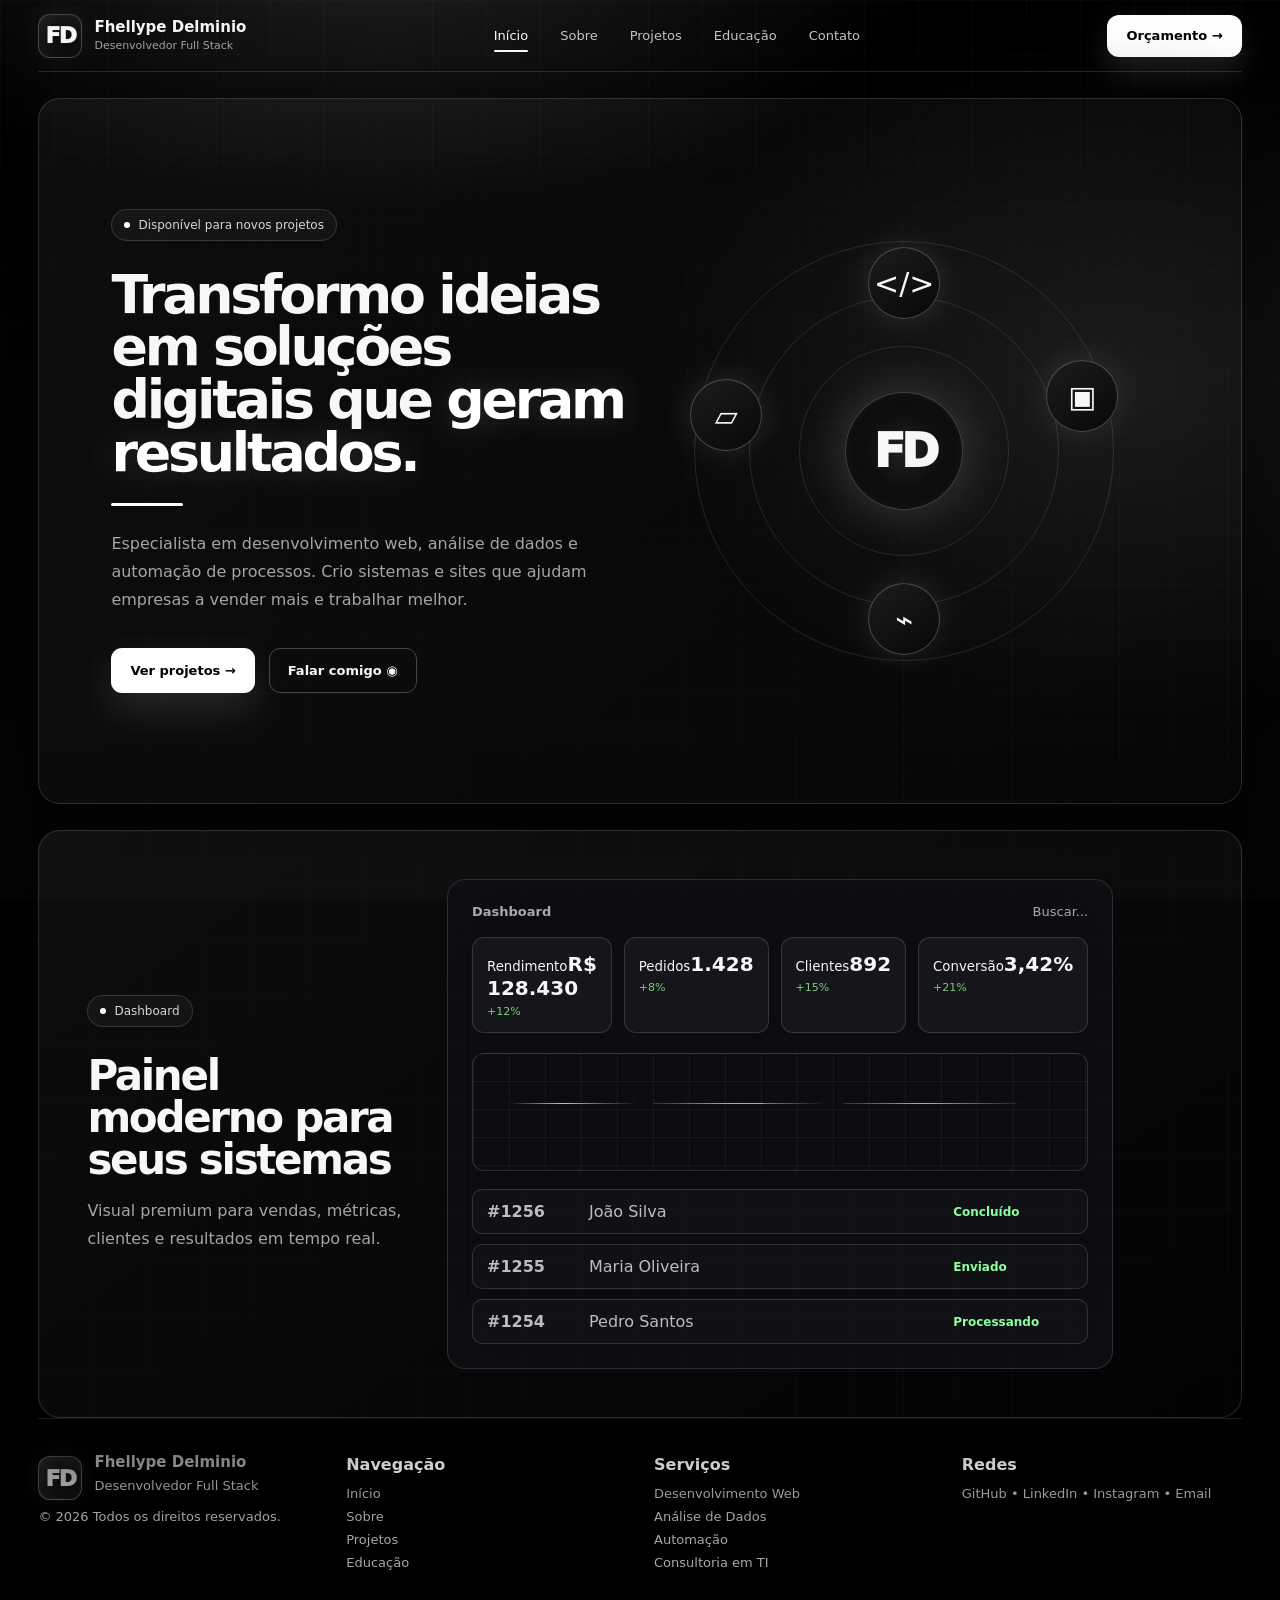
<file: index.html>
<!DOCTYPE html><html lang="pt-br"><head><meta charset="UTF-8"><meta name="viewport" content="width=device-width,initial-scale=1.0"><title>Fhellype Delminio • Portfólio</title><link rel="stylesheet" href="style.css"><script defer src="app.js"></script></head><body><div class="wrap"><header class="topbar"><a class="brand" href="index.html"><div class="logo">FD</div><div><h1>Fhellype Delminio</h1><p>Desenvolvedor Full Stack</p></div></a><nav class="nav"><a class="active" href="index.html">Início</a><a href="sobre.html">Sobre</a><a href="projetos.html">Projetos</a><a href="educacao.html">Educação</a><a href="contato.html">Contato</a></nav><a class="budget" href="contato.html">Orçamento →</a></header>
<main class="home-only">
  <section class="home-hero tile-clean">
    <div class="hero-copy"><span class="eyebrow">Disponível para novos projetos</span><h2 class="hero-title">Transformo ideias em soluções digitais que <b>geram resultados.</b></h2><div class="line-mini"></div><p class="p">Especialista em desenvolvimento web, análise de dados e automação de processos. Crio sistemas e sites que ajudam empresas a vender mais e trabalhar melhor.</p><div class="actions"><a class="btn primary" href="projetos.html">Ver projetos →</a><a class="btn" href="contato.html">Falar comigo ◉</a></div></div>
    <div class="orbit"><div class="ring r1"></div><div class="ring r2"></div><div class="ring r3"></div><div class="orbit-center">FD</div><div class="bubble b1">&lt;/&gt;</div><div class="bubble b2">▣</div><div class="bubble b3">▱</div><div class="bubble b4">⌁</div></div>
  </section>
  <section class="dashboard-section tile-clean"><div class="dash-title"><span class="eyebrow">Dashboard</span><h2>Painel moderno para seus sistemas</h2><p class="p">Visual premium para vendas, métricas, clientes e resultados em tempo real.</p></div><div class="dash-ui"><div class="dash-top"><b>Dashboard</b><span>Buscar...</span></div><div class="dash-cards"><div class="dash-card"><small>Rendimento</small><strong>R$ 128.430</strong><span>+12%</span></div><div class="dash-card"><small>Pedidos</small><strong>1.428</strong><span>+8%</span></div><div class="dash-card"><small>Clientes</small><strong>892</strong><span>+15%</span></div><div class="dash-card"><small>Conversão</small><strong>3,42%</strong><span>+21%</span></div></div><div class="chart"></div><div class="orders"><div><b>#1256</b><span>João Silva</span><strong>Concluído</strong></div><div><b>#1255</b><span>Maria Oliveira</span><strong>Enviado</strong></div><div><b>#1254</b><span>Pedro Santos</span><strong>Processando</strong></div></div></div></section>
</main>
<footer class="footer"><div><div class="brand"><div class="logo">FD</div><div><h1>Fhellype Delminio</h1><p>Desenvolvedor Full Stack</p></div></div><p>© <span data-year></span> Todos os direitos reservados.</p></div><div><h4>Navegação</h4><a href="index.html">Início</a><a href="sobre.html">Sobre</a><a href="projetos.html">Projetos</a><a href="educacao.html">Educação</a></div><div><h4>Serviços</h4><p>Desenvolvimento Web</p><p>Análise de Dados</p><p>Automação</p><p>Consultoria em TI</p></div><div><h4>Redes</h4><p>GitHub • LinkedIn • Instagram • Email</p></div></footer></div></body></html>
</file>
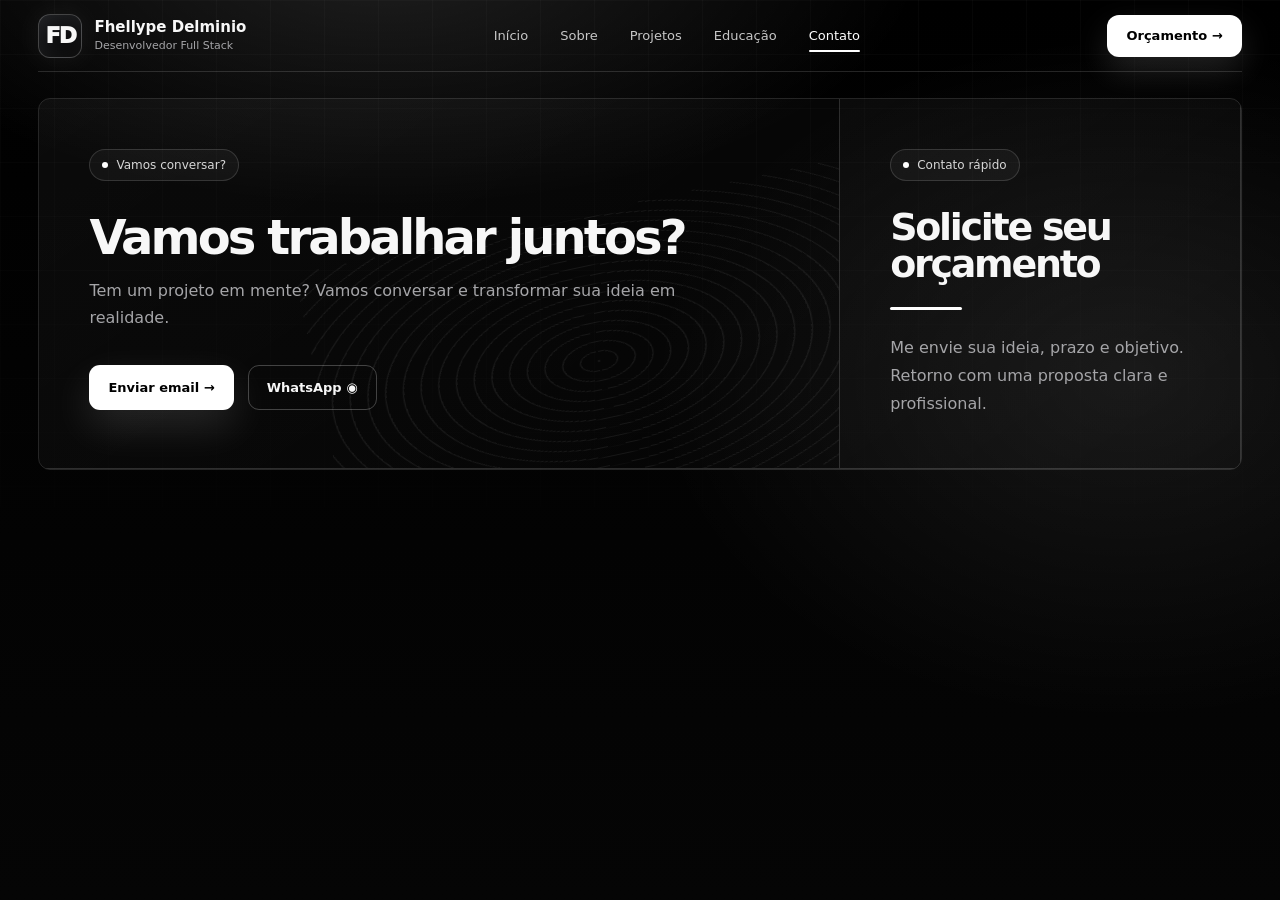
<file: contato.html>
<!DOCTYPE html><html lang="pt-br"><head><meta charset="UTF-8"><meta name="viewport" content="width=device-width,initial-scale=1.0"><title>Contato • Fhellype Delminio</title><link rel="stylesheet" href="style.css"><script defer src="app.js"></script></head><body><div class="wrap"><header class="topbar"><a class="brand" href="index.html"><div class="logo">FD</div><div><h1>Fhellype Delminio</h1><p>Desenvolvedor Full Stack</p></div></a><nav class="nav"><a href="index.html">Início</a><a href="sobre.html">Sobre</a><a href="projetos.html">Projetos</a><a href="educacao.html">Educação</a><a href="contato.html">Contato</a></nav><a class="budget" href="contato.html">Orçamento →</a></header><main class="grid-home"><section class="tile wave" style="grid-column:span 2"><span class="eyebrow">Vamos conversar?</span><h1 class="page-title">Vamos trabalhar juntos?</h1><p class="page-sub">Tem um projeto em mente? Vamos conversar e transformar sua ideia em realidade.</p><div class="actions"><a class="btn primary" href="mailto:fvrppcjdjq@privaterelay.appleid.com">Enviar email →</a><a class="btn" href="https://wa.me/5565999999999" target="_blank">WhatsApp ◉</a></div></section><section class="tile"><span class="eyebrow">Contato rápido</span><h2 class="hero-title" style="font-size:38px">Solicite seu orçamento</h2><div class="line-mini"></div><p class="p">Me envie sua ideia, prazo e objetivo. Retorno com uma proposta clara e profissional.</p></section></main></div></body></html>
</file>
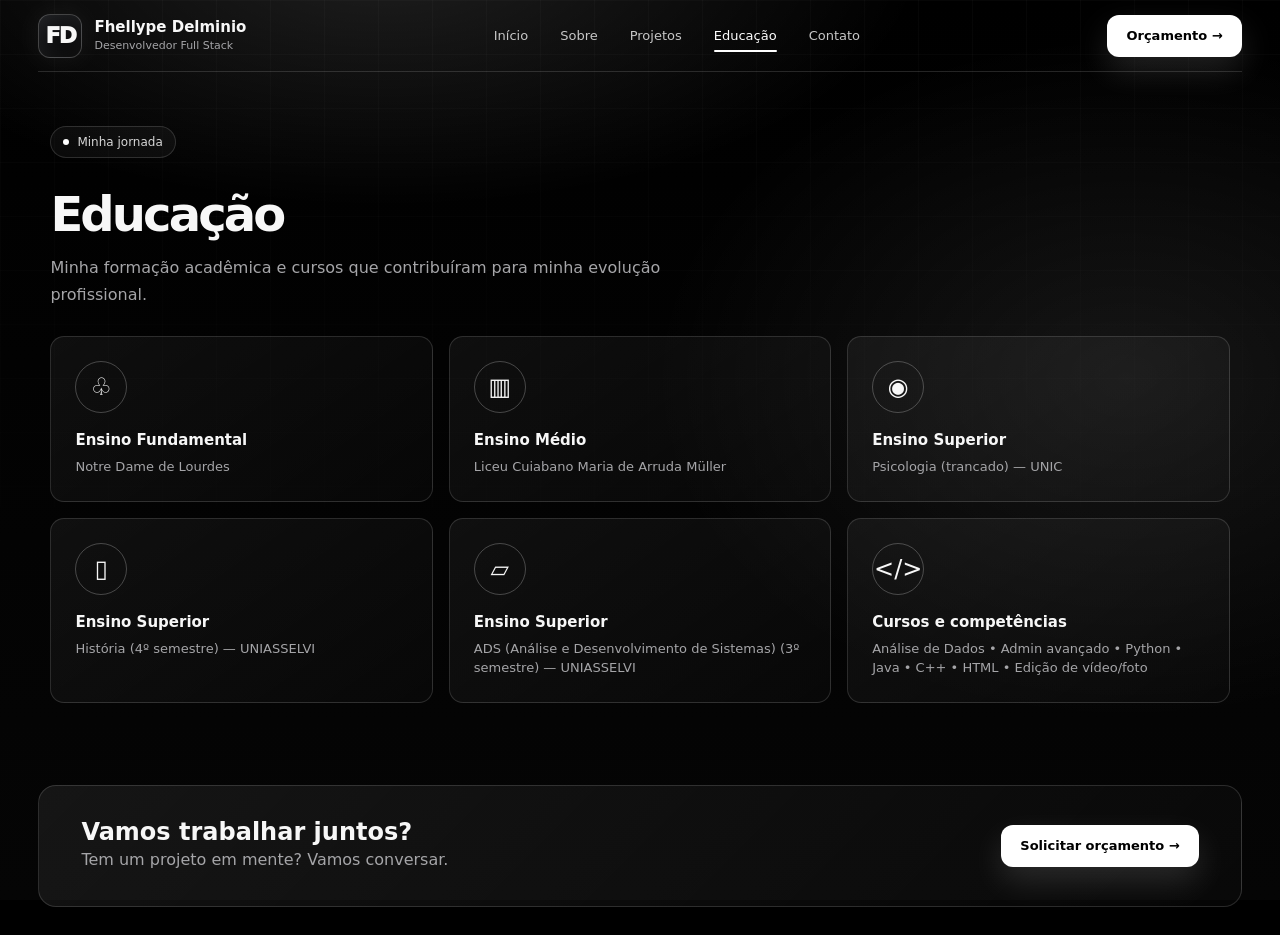
<file: educacao.html>
<!DOCTYPE html><html lang="pt-br"><head><meta charset="UTF-8"><meta name="viewport" content="width=device-width,initial-scale=1.0"><title>Educação • Fhellype Delminio</title><link rel="stylesheet" href="style.css"><script defer src="app.js"></script></head><body><div class="wrap"><header class="topbar"><a class="brand" href="index.html"><div class="logo">FD</div><div><h1>Fhellype Delminio</h1><p>Desenvolvedor Full Stack</p></div></a><nav class="nav"><a href="index.html">Início</a><a href="sobre.html">Sobre</a><a href="projetos.html">Projetos</a><a href="educacao.html">Educação</a><a href="contato.html">Contato</a></nav><a class="budget" href="contato.html">Orçamento →</a></header><main class="page-main"><small class="eyebrow">Minha jornada</small><h1 class="page-title">Educação</h1><p class="page-sub">Minha formação acadêmica e cursos que contribuíram para minha evolução profissional.</p><div class="edu-grid"><div class="edu-card"><div class="icon">♧</div><h3>Ensino Fundamental</h3><p>Notre Dame de Lourdes</p></div><div class="edu-card"><div class="icon">▥</div><h3>Ensino Médio</h3><p>Liceu Cuiabano Maria de Arruda Müller</p></div><div class="edu-card"><div class="icon">◉</div><h3>Ensino Superior</h3><p>Psicologia (trancado) — UNIC</p></div><div class="edu-card"><div class="icon">▯</div><h3>Ensino Superior</h3><p>História (4º semestre) — UNIASSELVI</p></div><div class="edu-card"><div class="icon">▱</div><h3>Ensino Superior</h3><p>ADS (Análise e Desenvolvimento de Sistemas) (3º semestre) — UNIASSELVI</p></div><div class="edu-card"><div class="icon">&lt;/&gt;</div><h3>Cursos e competências</h3><p>Análise de Dados • Admin avançado • Python • Java • C++ • HTML • Edição de vídeo/foto</p></div></div></main><section class="cta-full"><div><h2>Vamos trabalhar juntos?</h2><p class="p">Tem um projeto em mente? Vamos conversar.</p></div><a class="budget" href="contato.html">Solicitar orçamento →</a></section></div></body></html>
</file>
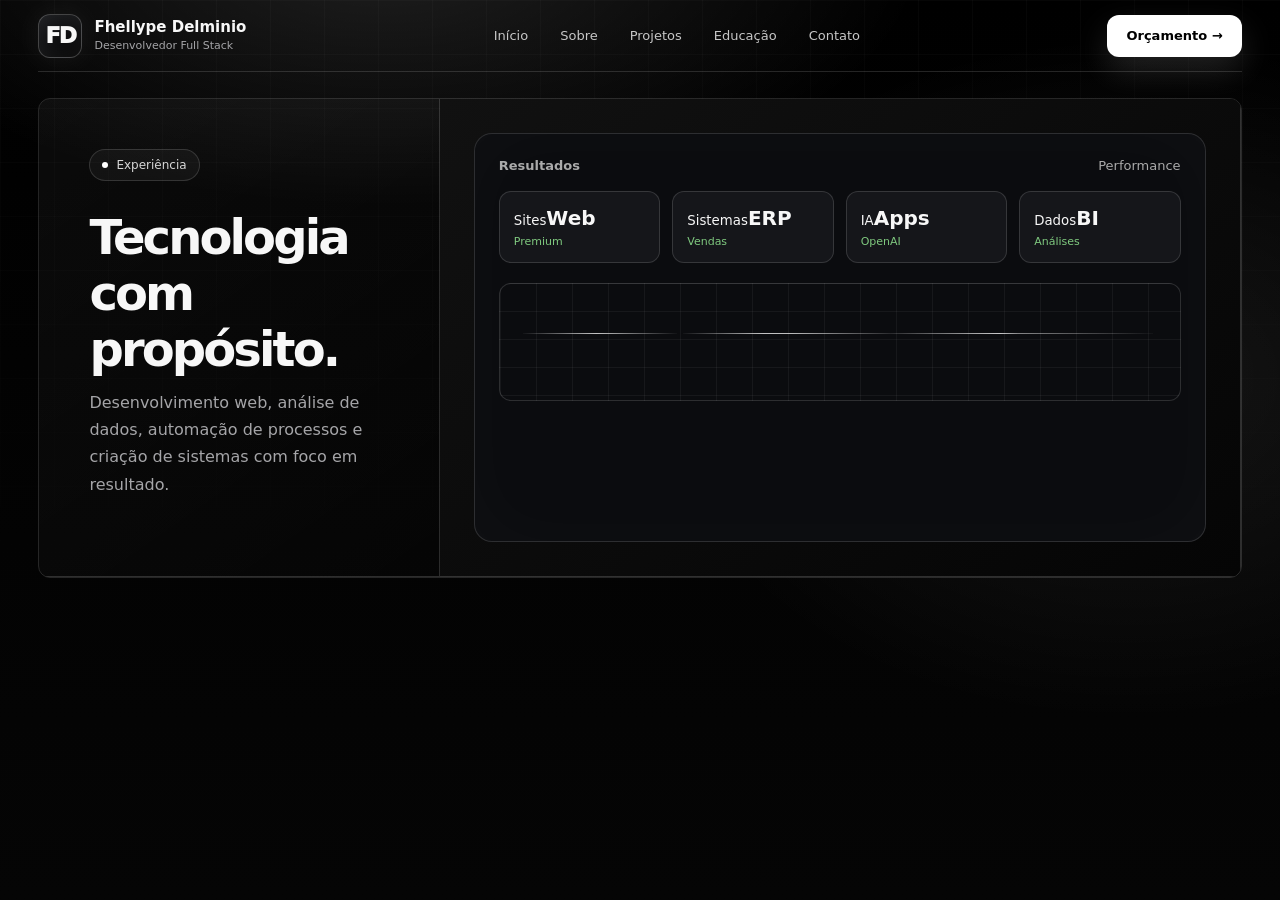
<file: experiencia.html>
<!DOCTYPE html><html lang="pt-br"><head><meta charset="UTF-8"><meta name="viewport" content="width=device-width,initial-scale=1.0"><title>Experiência • Fhellype Delminio</title><link rel="stylesheet" href="style.css"><script defer src="app.js"></script></head><body><div class="wrap"><header class="topbar"><a class="brand" href="index.html"><div class="logo">FD</div><div><h1>Fhellype Delminio</h1><p>Desenvolvedor Full Stack</p></div></a><nav class="nav"><a href="index.html">Início</a><a href="sobre.html">Sobre</a><a href="projetos.html">Projetos</a><a href="educacao.html">Educação</a><a href="contato.html">Contato</a></nav><a class="budget" href="contato.html">Orçamento →</a></header><main class="grid-home"><section class="tile"><span class="eyebrow">Experiência</span><h1 class="page-title">Tecnologia com propósito.</h1><p class="page-sub">Desenvolvimento web, análise de dados, automação de processos e criação de sistemas com foco em resultado.</p></section><section class="tile dash" style="grid-column:span 2"><div class="dash-ui"><div class="dash-top"><b>Resultados</b><span>Performance</span></div><div class="dash-cards"><div class="dash-card"><small>Sites</small><strong>Web</strong><span>Premium</span></div><div class="dash-card"><small>Sistemas</small><strong>ERP</strong><span>Vendas</span></div><div class="dash-card"><small>IA</small><strong>Apps</strong><span>OpenAI</span></div><div class="dash-card"><small>Dados</small><strong>BI</strong><span>Análises</span></div></div><div class="chart"></div></div></section></main></div></body></html>
</file>
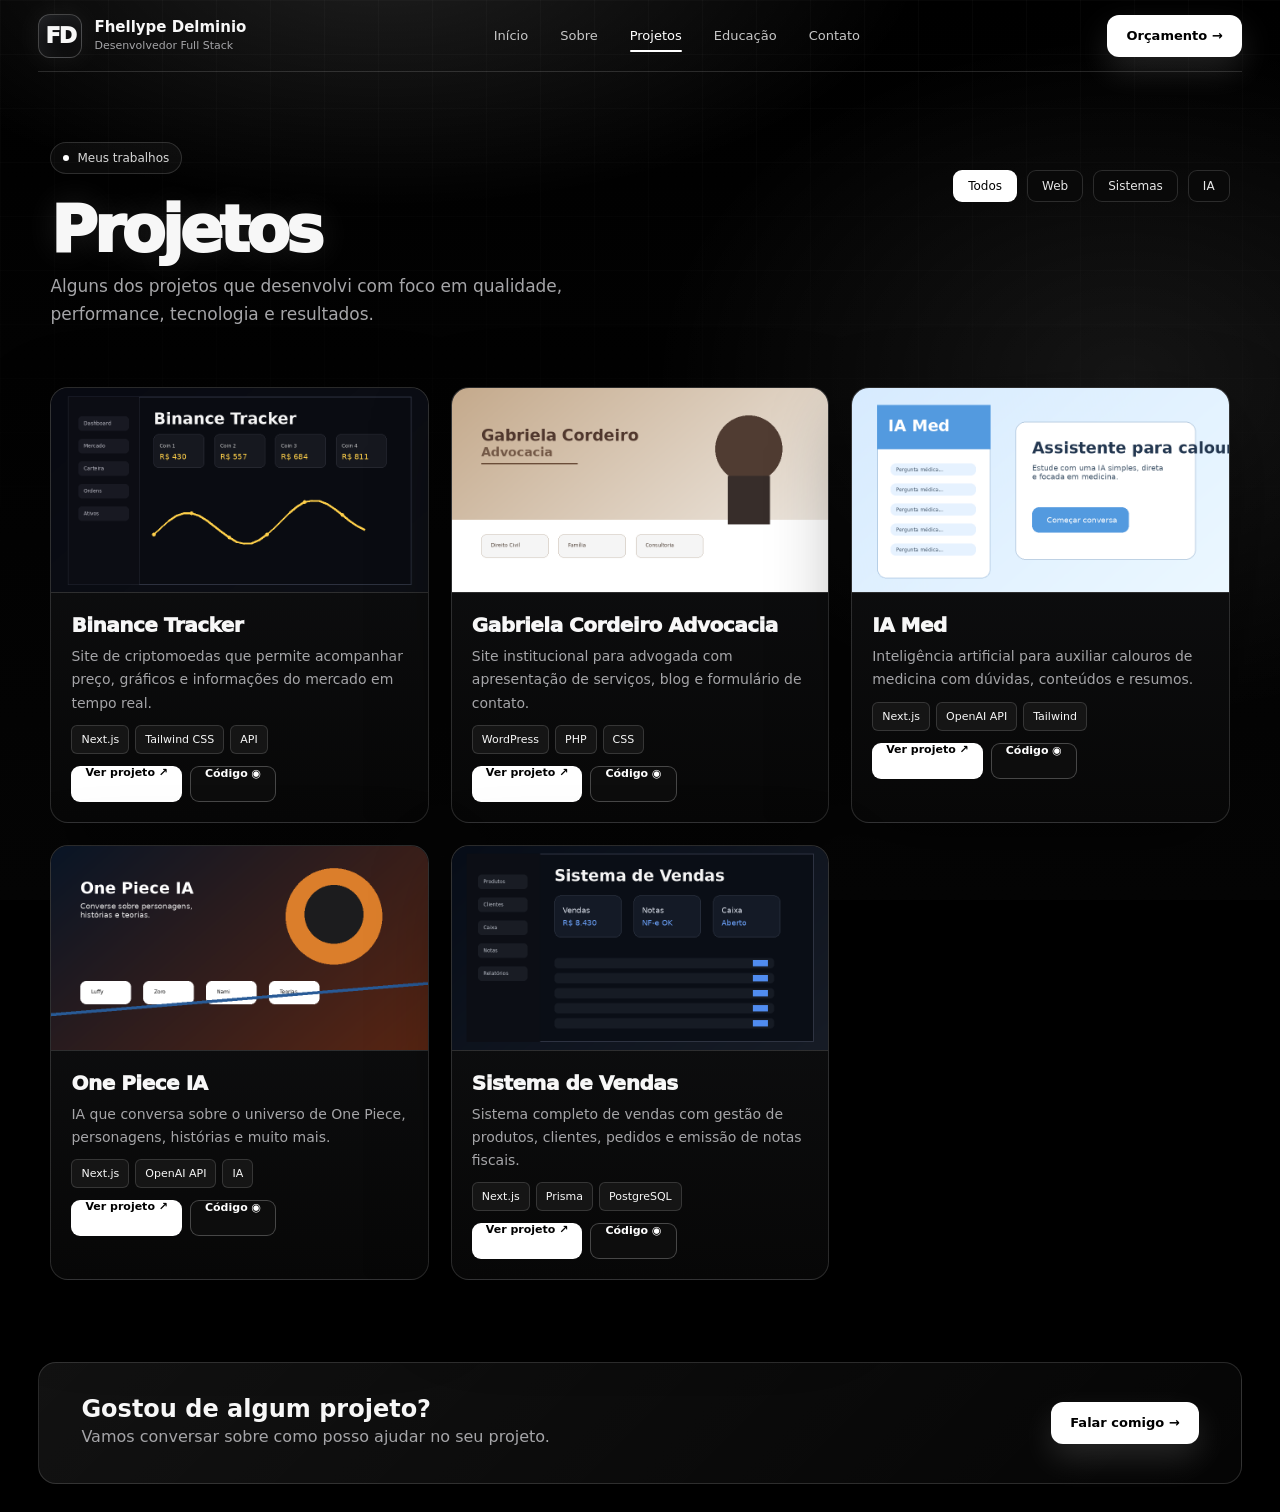
<file: projetos.html>
<!DOCTYPE html><html lang="pt-br"><head><meta charset="UTF-8"><meta name="viewport" content="width=device-width,initial-scale=1.0"><title>Projetos • Fhellype Delminio</title><link rel="stylesheet" href="style.css"><script defer src="app.js"></script></head><body><div class="wrap"><header class="topbar"><a class="brand" href="index.html"><div class="logo">FD</div><div><h1>Fhellype Delminio</h1><p>Desenvolvedor Full Stack</p></div></a><nav class="nav"><a href="index.html">Início</a><a href="sobre.html">Sobre</a><a class="active" href="projetos.html">Projetos</a><a href="educacao.html">Educação</a><a href="contato.html">Contato</a></nav><a class="budget" href="contato.html">Orçamento →</a></header><main class="page-main projects-page"><div class="project-heading"><div><small class="eyebrow">Meus trabalhos</small><h1 class="page-title">Projetos</h1><p class="page-sub">Alguns dos projetos que desenvolvi com foco em qualidade, performance, tecnologia e resultados.</p></div><div class="filter"><span class="pill active">Todos</span><span class="pill">Web</span><span class="pill">Sistemas</span><span class="pill">IA</span></div></div><div class="project-grid full-projects">
<article class="project-card"><img class="project-img" src="assets/binance.png" alt="Binance Tracker"><div class="project-body"><h3>Binance Tracker</h3><p>Site de criptomoedas que permite acompanhar preço, gráficos e informações do mercado em tempo real.</p><div class="tags"><span>Next.js</span><span>Tailwind CSS</span><span>API</span></div><div class="project-actions"><a class="mini-btn" target="_blank" href="https://binance-beryl.vercel.app/">Ver projeto ↗</a><a class="mini-btn dark">Código ◉</a></div></div></article>
<article class="project-card"><img class="project-img" src="assets/advocacia.png" alt="Gabriela Cordeiro Advocacia"><div class="project-body"><h3>Gabriela Cordeiro Advocacia</h3><p>Site institucional para advogada com apresentação de serviços, blog e formulário de contato.</p><div class="tags"><span>WordPress</span><span>PHP</span><span>CSS</span></div><div class="project-actions"><a class="mini-btn" target="_blank" href="https://gabrielacordeiroadvocacia.com.br/">Ver projeto ↗</a><a class="mini-btn dark">Código ◉</a></div></div></article>
<article class="project-card"><img class="project-img" src="assets/iamed.png" alt="IA Med"><div class="project-body"><h3>IA Med</h3><p>Inteligência artificial para auxiliar calouros de medicina com dúvidas, conteúdos e resumos.</p><div class="tags"><span>Next.js</span><span>OpenAI API</span><span>Tailwind</span></div><div class="project-actions"><a class="mini-btn" target="_blank" href="https://ia-med.vercel.app/">Ver projeto ↗</a><a class="mini-btn dark">Código ◉</a></div></div></article>
<article class="project-card"><img class="project-img" src="assets/onepiece.png" alt="One Piece IA"><div class="project-body"><h3>One Piece IA</h3><p>IA que conversa sobre o universo de One Piece, personagens, histórias e muito mais.</p><div class="tags"><span>Next.js</span><span>OpenAI API</span><span>IA</span></div><div class="project-actions"><a class="mini-btn" target="_blank" href="https://one-piece-ia.vercel.app/">Ver projeto ↗</a><a class="mini-btn dark">Código ◉</a></div></div></article>
<article class="project-card"><img class="project-img" src="assets/vendas.png" alt="Sistema de Vendas"><div class="project-body"><h3>Sistema de Vendas</h3><p>Sistema completo de vendas com gestão de produtos, clientes, pedidos e emissão de notas fiscais.</p><div class="tags"><span>Next.js</span><span>Prisma</span><span>PostgreSQL</span></div><div class="project-actions"><a class="mini-btn" target="_blank" href="https://sistema-vendas-coral.vercel.app/">Ver projeto ↗</a><a class="mini-btn dark">Código ◉</a></div></div></article>
</div></main><section class="cta-full"><div><h2>Gostou de algum projeto?</h2><p class="p">Vamos conversar sobre como posso ajudar no seu projeto.</p></div><a class="budget" href="contato.html">Falar comigo →</a></section></div></body></html>
</file>
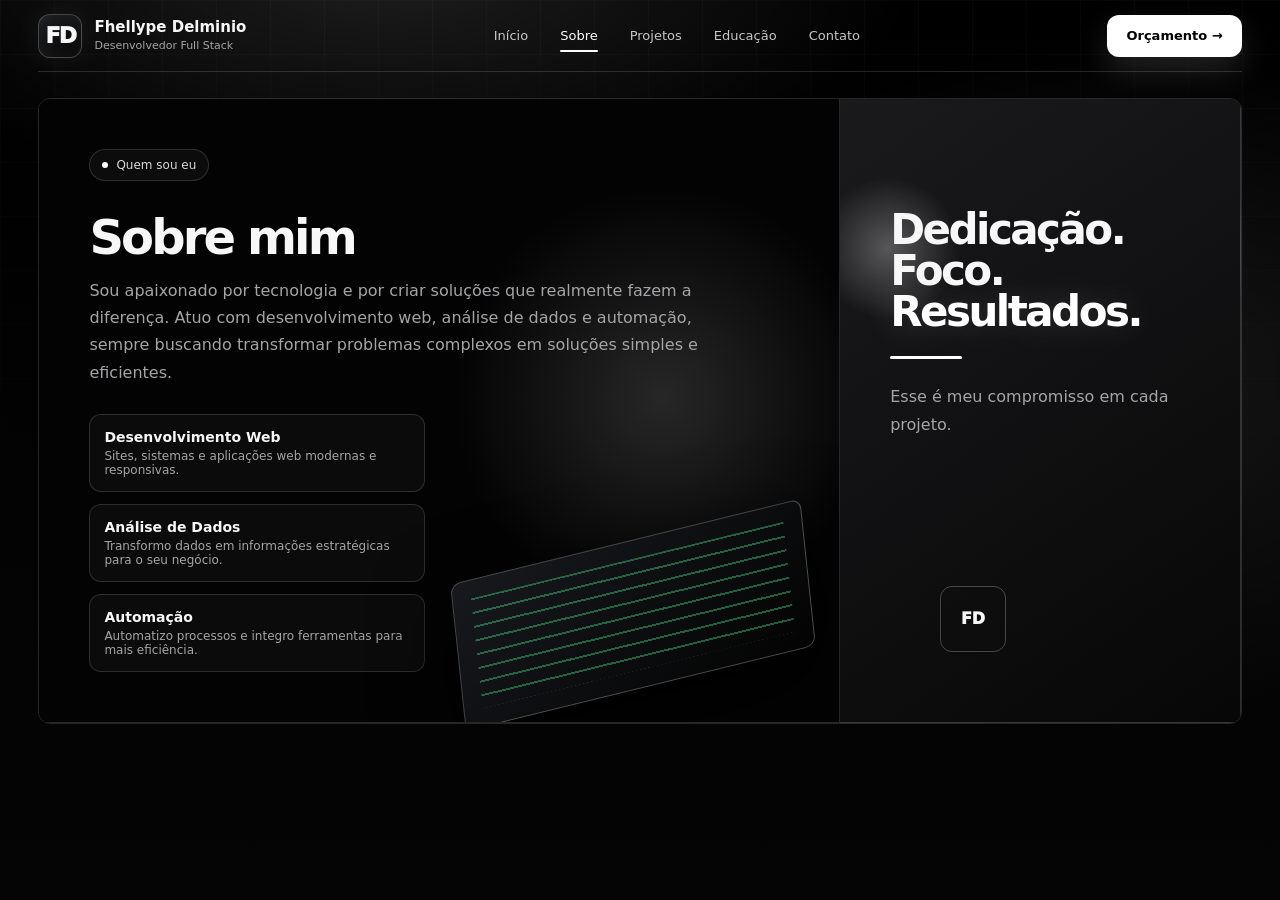
<file: sobre.html>
<!DOCTYPE html><html lang="pt-br"><head><meta charset="UTF-8"><meta name="viewport" content="width=device-width,initial-scale=1.0"><title>Sobre • Fhellype Delminio</title><link rel="stylesheet" href="style.css"><script defer src="app.js"></script></head><body><div class="wrap"><header class="topbar"><a class="brand" href="index.html"><div class="logo">FD</div><div><h1>Fhellype Delminio</h1><p>Desenvolvedor Full Stack</p></div></a><nav class="nav"><a href="index.html">Início</a><a href="sobre.html">Sobre</a><a href="projetos.html">Projetos</a><a href="educacao.html">Educação</a><a href="contato.html">Contato</a></nav><a class="budget" href="contato.html">Orçamento →</a></header><main class="grid-home"><section class="tile about-img" style="grid-column:span 2"><span class="eyebrow">Quem sou eu</span><h1 class="page-title">Sobre mim</h1><p class="page-sub">Sou apaixonado por tecnologia e por criar soluções que realmente fazem a diferença. Atuo com desenvolvimento web, análise de dados e automação, sempre buscando transformar problemas complexos em soluções simples e eficientes.</p><div class="service-list"><div class="service"><h3>Desenvolvimento Web</h3><p>Sites, sistemas e aplicações web modernas e responsivas.</p></div><div class="service"><h3>Análise de Dados</h3><p>Transformo dados em informações estratégicas para o seu negócio.</p></div><div class="service"><h3>Automação</h3><p>Automatizo processos e integro ferramentas para mais eficiência.</p></div></div><div class="laptop"></div></section><section class="tile desk"><h2 class="hero-title" style="font-size:42px;margin-top:60px">Dedicação.<br>Foco.<br><b>Resultados.</b></h2><div class="line-mini"></div><p class="p">Esse é meu compromisso em cada projeto.</p></section></main></div></body></html>
</file>
<file: style.css>
:root{--bg:#020202;--panel:#080808;--card:#101113;--card2:#151518;--txt:#f7f7f7;--muted:#a5a5a8;--line:rgba(255,255,255,.14);--line2:rgba(255,255,255,.24);--white:#fff;--radius:24px;--shadow:0 24px 90px rgba(0,0,0,.65)}
*{box-sizing:border-box;margin:0;padding:0}html{scroll-behavior:smooth}body{min-height:100vh;background:#000;color:var(--txt);font-family:Inter,ui-sans-serif,system-ui,-apple-system,Segoe UI,Roboto,Arial,sans-serif;overflow-x:hidden}body:before{content:"";position:fixed;inset:0;background:radial-gradient(900px 420px at 30% -5%,rgba(255,255,255,.12),transparent 60%),radial-gradient(720px 520px at 88% 42%,rgba(255,255,255,.08),transparent 66%),linear-gradient(#000,#050505);pointer-events:none}body:after{content:"";position:fixed;inset:0;background-image:linear-gradient(rgba(255,255,255,.022) 1px,transparent 1px),linear-gradient(90deg,rgba(255,255,255,.022) 1px,transparent 1px);background-size:54px 54px;mask-image:linear-gradient(to bottom,#000,transparent 75%);pointer-events:none}a{color:inherit;text-decoration:none}.wrap{width:min(1400px,94vw);margin:0 auto;position:relative;z-index:1}.topbar{height:72px;display:flex;align-items:center;justify-content:space-between;border-bottom:1px solid var(--line);gap:24px}.brand{display:flex;align-items:center;gap:12px}.logo{width:44px;height:44px;border:1px solid var(--line2);border-radius:12px;display:grid;place-items:center;font-size:22px;font-weight:950;letter-spacing:-.08em;background:linear-gradient(145deg,#18191c,#050505);box-shadow:inset 0 0 22px rgba(255,255,255,.06),0 0 30px rgba(255,255,255,.07)}.brand h1{font-size:15px;line-height:1}.brand p{font-size:11px;color:var(--muted);margin-top:4px}.nav{display:flex;align-items:center;gap:32px}.nav a{font-size:13px;color:#c7c7c7;position:relative;padding:27px 0;transition:.2s}.nav a:hover,.nav a.active{color:#fff}.nav a.active:after,.nav a:hover:after{content:"";position:absolute;left:0;right:0;bottom:18px;height:2px;background:#fff;border-radius:9px}.budget{height:42px;padding:0 18px;border-radius:12px;border:1px solid var(--line2);background:#fff;color:#000;font-weight:850;display:inline-flex;align-items:center;gap:10px;font-size:13px;box-shadow:0 14px 32px rgba(255,255,255,.13);transition:.25s}.budget:hover{transform:translateY(-2px)}.ghost{background:#080808;color:#fff}.grid-home{display:grid;grid-template-columns:1fr 1fr 1fr;margin-top:26px;border:1px solid var(--line);border-radius:12px;overflow:hidden}.tile{min-height:320px;border-right:1px solid var(--line);border-bottom:1px solid var(--line);background:linear-gradient(145deg,rgba(255,255,255,.045),rgba(255,255,255,.012));position:relative;overflow:hidden;padding:50px}.tile:nth-child(3n){border-right:none}.tile.large{grid-row:span 1}.eyebrow{display:inline-flex;align-items:center;gap:8px;border:1px solid var(--line);background:rgba(255,255,255,.04);border-radius:999px;padding:8px 12px;color:#d7d7d7;font-size:12px;margin-bottom:28px}.eyebrow:before{content:"";width:6px;height:6px;border-radius:99px;background:#fff}.hero-title{font-size:clamp(38px,4.2vw,64px);line-height:.98;letter-spacing:-.06em;margin-bottom:24px}.hero-title b,.white{color:#fff;text-shadow:0 0 36px rgba(255,255,255,.18)}.line-mini{width:72px;height:3px;border-radius:99px;background:#fff;margin:0 0 24px}.p{color:var(--muted);font-size:16px;line-height:1.75}.actions{display:flex;gap:14px;flex-wrap:wrap;margin-top:34px}.btn{height:45px;padding:0 18px;border-radius:11px;border:1px solid var(--line2);font-weight:850;font-size:13px;display:inline-flex;align-items:center;justify-content:center;gap:10px;transition:.25s}.btn.primary{background:#fff;color:#000;box-shadow:0 16px 40px rgba(255,255,255,.13)}.btn:hover{transform:translateY(-2px);border-color:#fff}.orbit{position:absolute;inset:0;display:grid;place-items:center}.orbit-center{width:118px;height:118px;border-radius:999px;border:1px solid var(--line2);display:grid;place-items:center;font-size:46px;font-weight:950;letter-spacing:-.09em;background:radial-gradient(circle,#222 0,#070707 62%);box-shadow:0 0 55px rgba(255,255,255,.2),inset 0 0 30px rgba(255,255,255,.08);z-index:2}.ring{position:absolute;border:1px solid rgba(255,255,255,.11);border-radius:999px}.r1{width:210px;height:210px}.r2{width:310px;height:310px}.r3{width:420px;height:420px}.bubble{position:absolute;width:72px;height:72px;border-radius:99px;border:1px solid var(--line2);background:linear-gradient(145deg,#1c1c1f,#080808);display:grid;place-items:center;font-size:30px;box-shadow:0 0 35px rgba(255,255,255,.12)}.b1{transform:translate(0,-168px)}.b2{transform:translate(178px,-55px)}.b3{transform:translate(-178px,-36px)}.b4{transform:translate(0,168px)}.projects-tile{grid-column:span 1}.section-head{margin-bottom:22px}.section-head small{color:var(--muted)}.section-head h2{font-size:36px;letter-spacing:-.05em}.filter{display:flex;gap:10px;position:absolute;right:28px;top:82px}.pill{border:1px solid var(--line);border-radius:9px;padding:8px 14px;font-size:12px;background:#090909;color:#e7e7e7}.pill.active{background:#fff;color:#000}.project-grid{display:grid;grid-template-columns:repeat(3,1fr);gap:14px}.project-card{border:1px solid var(--line);border-radius:13px;overflow:hidden;background:#090909}.shot{height:110px;background:linear-gradient(135deg,#17181d,#050505);position:relative}.shot:before{content:"";position:absolute;inset:16px;border-radius:8px;border:1px solid rgba(255,255,255,.1);background:linear-gradient(90deg,rgba(255,255,255,.08),transparent)}.shot.crypto{background:radial-gradient(circle at 70% 20%,#e0a60055,transparent 28%),#0d111b}.shot.law{background:linear-gradient(0deg,#fff 0 28%,transparent 28%),linear-gradient(135deg,#c9a57d,#5d4634)}.shot.med{background:linear-gradient(135deg,#e8f2ff,#4e9cff)}.shot.op{background:radial-gradient(circle at 55% 45%,#e08c30,transparent 20%),linear-gradient(135deg,#07182b,#20100c)}.shot.sales{background:linear-gradient(135deg,#0d1526,#111)}.project-body{padding:14px}.project-body h3{font-size:15px}.project-body p{font-size:12px;color:var(--muted);line-height:1.45;margin:7px 0 10px}.tags{display:flex;gap:6px;flex-wrap:wrap}.tags span{font-size:10px;padding:5px 7px;background:#151515;border:1px solid var(--line);border-radius:6px}.project-actions{display:flex;gap:8px;margin-top:12px}.mini-btn{height:30px;padding:0 10px;border-radius:7px;background:#fff;color:#000;font-size:11px;font-weight:850}.mini-btn.dark{background:#0d0d0d;color:#fff;border:1px solid var(--line2)}.dash{padding:34px;background:radial-gradient(circle at 75% 40%,rgba(75,135,255,.35),transparent 20%),linear-gradient(145deg,#111,#050505)}.dash-ui{height:100%;min-height:265px;border:1px solid var(--line);border-radius:18px;background:#0b0c0f;padding:24px;box-shadow:inset 0 0 80px rgba(255,255,255,.025)}.dash-top{display:flex;justify-content:space-between;color:#aaa;font-size:13px;margin-bottom:18px}.dash-cards{display:grid;grid-template-columns:repeat(4,1fr);gap:12px;margin-bottom:20px}.dash-card{background:#15161a;border-radius:12px;border:1px solid var(--line);padding:14px}.dash-card strong{font-size:20px}.dash-card span{display:block;color:#7fc97f;font-size:11px;margin-top:5px}.chart{height:118px;border:1px solid var(--line);border-radius:12px;background:linear-gradient(to top,rgba(255,255,255,.05) 1px,transparent 1px),linear-gradient(90deg,rgba(255,255,255,.05) 1px,transparent 1px);background-size:36px 28px;position:relative}.chart:after{content:"";position:absolute;left:20px;right:20px;top:42%;height:2px;background:#fff;clip-path:polygon(0 70%,12% 30%,25% 65%,42% 22%,58% 50%,75% 18%,100% 42%)}.about-img{background:radial-gradient(circle at 78% 48%,rgba(255,255,255,.14),transparent 30%),#030303}.laptop{position:absolute;right:30px;bottom:32px;width:44%;height:150px;border:1px solid var(--line2);border-radius:10px;background:linear-gradient(145deg,#17191d,#030303);transform:skewY(-8deg) rotate(-6deg);box-shadow:0 28px 80px #000}.laptop:before{content:"";position:absolute;inset:18px;background:repeating-linear-gradient(180deg,#51ff9f 0 2px,transparent 2px 14px);opacity:.35}.service-list{margin-top:28px;display:grid;gap:12px;width:48%}.service{border:1px solid var(--line);border-radius:12px;padding:14px;background:rgba(255,255,255,.035)}.service h3{font-size:14px}.service p{font-size:12px;color:var(--muted);margin-top:4px}.stats-scene{background:radial-gradient(circle at 50% 54%,rgba(255,255,255,.16),transparent 24%),linear-gradient(#020202,#050505)}.stats-bar{display:grid;grid-template-columns:repeat(4,1fr);gap:12px;border:1px solid var(--line);border-radius:16px;padding:18px;background:rgba(255,255,255,.035);position:relative;z-index:2}.stat h3{font-size:30px}.stat p{font-size:12px;color:var(--muted)}.mountain{position:absolute;left:0;right:0;bottom:0;height:45%;background:linear-gradient(145deg,transparent 30%,#1b1b1d 31% 40%,#070707 41%);clip-path:polygon(0 100%,20% 70%,33% 92%,55% 48%,70% 90%,88% 58%,100% 100%)}.globe{background:radial-gradient(circle at 72% 45%,rgba(180,210,255,.25),transparent 32%),#040506}.globe-ball{position:absolute;right:24px;top:50%;transform:translateY(-50%);width:255px;height:255px;border-radius:999px;border:1px solid rgba(255,255,255,.34);box-shadow:inset -20px 0 60px rgba(255,255,255,.08),0 0 60px rgba(255,255,255,.12);background:radial-gradient(circle,rgba(255,255,255,.16) 1px,transparent 2px);background-size:28px 28px}.wave:after{content:"";position:absolute;right:-40px;bottom:-40px;width:70%;height:80%;background:repeating-radial-gradient(ellipse at center,rgba(255,255,255,.2) 0 1px,transparent 2px 18px);filter:blur(.2px);opacity:.35;transform:rotate(-12deg)}.code-card{position:absolute;right:45px;bottom:45px;width:42%;height:150px;border:1px solid var(--line);border-radius:14px;background:#090a0d;padding:18px;color:#9ae7ff;font-family:monospace;font-size:12px;line-height:1.6}.desk{background:radial-gradient(circle at 12% 24%,rgba(255,255,255,.28),transparent 12%),linear-gradient(145deg,#1a1a1d,#070707)}.desk:before{content:"FD";position:absolute;left:25%;bottom:70px;width:64px;height:64px;border-radius:12px;border:1px solid var(--line2);display:grid;place-items:center;font-weight:950}.edu-grid{display:grid;grid-template-columns:repeat(3,1fr);gap:16px}.edu-card{border:1px solid var(--line);border-radius:14px;background:linear-gradient(145deg,rgba(255,255,255,.055),rgba(255,255,255,.018));padding:24px;min-height:150px}.edu-card .icon{width:52px;height:52px;border-radius:50%;border:1px solid var(--line2);display:grid;place-items:center;font-size:24px;margin-bottom:18px}.edu-card h3{font-size:15px}.edu-card p{color:var(--muted);font-size:13px;line-height:1.5;margin-top:8px}.cta-full{margin:28px 0;border:1px solid var(--line);border-radius:18px;padding:32px 42px;display:flex;align-items:center;justify-content:space-between;background:linear-gradient(135deg,rgba(255,255,255,.07),rgba(255,255,255,.02))}.footer{border-top:1px solid var(--line);padding:36px 0;color:#aaa;display:grid;grid-template-columns:1fr 1fr 1fr 1fr;gap:28px}.footer h4{color:#fff;margin-bottom:12px}.footer a,.footer p{display:block;color:#a7a7a7;font-size:13px;margin:8px 0}.page-main{padding:54px 12px}.page-title{font-size:48px;letter-spacing:-.06em}.page-sub{max-width:620px;color:var(--muted);line-height:1.7;margin:12px 0 28px}.full-projects{grid-template-columns:repeat(3,1fr)}
@media(max-width:1150px){.grid-home{grid-template-columns:1fr}.tile,.tile:nth-child(3n){border-right:none}.project-grid,.full-projects,.edu-grid{grid-template-columns:1fr 1fr}.filter{position:static;margin-bottom:18px}.service-list{width:100%}.laptop{opacity:.25}.code-card{position:relative;right:auto;bottom:auto;width:100%;margin-top:24px}.footer{grid-template-columns:1fr 1fr}.cta-full{flex-direction:column;align-items:flex-start;gap:18px}}@media(max-width:720px){.wrap{width:min(100%,92vw)}.topbar{height:auto;padding:16px 0;flex-direction:column;align-items:flex-start}.nav{gap:14px;flex-wrap:wrap}.nav a{padding:4px 0}.nav a:after{display:none}.tile{padding:28px;min-height:300px}.hero-title{font-size:39px}.project-grid,.full-projects,.edu-grid,.dash-cards,.stats-bar{grid-template-columns:1fr}.globe-ball{opacity:.35}.footer{grid-template-columns:1fr}.orbit-center{width:95px;height:95px}.r2{width:235px;height:235px}.r3{width:310px;height:310px}.bubble{width:56px;height:56px}.b1{transform:translate(0,-130px)}.b2{transform:translate(125px,-40px)}.b3{transform:translate(-125px,-30px)}.b4{transform:translate(0,130px)}}

/* Ajustes V4: home limpa, dashboard embaixo, projetos com imagens */
.home-only{margin-top:26px;display:grid;gap:26px}.tile-clean{border:1px solid var(--line);border-radius:22px;background:linear-gradient(145deg,rgba(255,255,255,.05),rgba(255,255,255,.012));box-shadow:var(--shadow);overflow:hidden;position:relative}.home-hero{min-height:690px;display:grid;grid-template-columns:minmax(360px,1fr) minmax(360px,1fr);align-items:center;padding:72px 72px}.home-hero:before,.dashboard-section:before{content:"";position:absolute;inset:0;background-image:linear-gradient(rgba(255,255,255,.035) 1px,transparent 1px),linear-gradient(90deg,rgba(255,255,255,.035) 1px,transparent 1px);background-size:54px 54px;opacity:.45;pointer-events:none}.hero-copy{position:relative;z-index:3;max-width:560px}.home-hero .orbit{position:relative;min-height:560px}.dashboard-section{padding:48px;display:grid;grid-template-columns:.8fr 1.2fr;gap:42px;align-items:center}.dash-title h2{font-size:42px;line-height:1;letter-spacing:-.055em;margin-bottom:16px}.dashboard-section .dash-ui{min-height:390px}.orders{display:grid;gap:10px;margin-top:18px}.orders div{display:grid;grid-template-columns:90px 1fr 120px;gap:12px;align-items:center;border:1px solid var(--line);border-radius:10px;padding:12px 14px;color:#bdbdbd;background:rgba(255,255,255,.025)}.orders strong{color:#8dff9e;font-size:12px}.project-heading{display:flex;justify-content:space-between;align-items:flex-start;gap:28px;margin-bottom:30px}.projects-page{padding-top:70px}.projects-page .filter{position:static;margin-top:28px}.projects-page .page-title{font-size:64px;line-height:.9;font-weight:950;text-shadow:0 0 35px rgba(255,255,255,.12)}.projects-page .page-sub{font-size:17px}.projects-page .project-grid{gap:22px}.projects-page .project-card{border-radius:18px;background:linear-gradient(180deg,#111214,#070707);box-shadow:0 28px 80px rgba(0,0,0,.4);transition:.25s}.projects-page .project-card:hover{transform:translateY(-8px);border-color:rgba(255,255,255,.38)}.project-img{width:100%;height:205px;display:block;object-fit:cover;border-bottom:1px solid var(--line)}.projects-page .project-body{padding:20px}.projects-page .project-body h3{font-size:20px;letter-spacing:-.025em;font-weight:950;margin-bottom:8px}.projects-page .project-body p{font-size:14px;line-height:1.65}.projects-page .tags span{font-size:11px;padding:7px 9px}.projects-page .mini-btn{height:36px;padding:0 14px;border-radius:9px}.full-projects{grid-template-columns:repeat(3,minmax(0,1fr))}.shot{display:none}@media(max-width:1150px){.home-hero,.dashboard-section{grid-template-columns:1fr;padding:42px}.home-hero{min-height:auto}.home-hero .orbit{min-height:420px}.full-projects{grid-template-columns:repeat(2,1fr)}.project-heading{display:block}}@media(max-width:720px){.home-hero,.dashboard-section{padding:28px}.dash-title h2,.projects-page .page-title{font-size:42px}.full-projects{grid-template-columns:1fr}.orders div{grid-template-columns:1fr}.project-img{height:180px}}
</file>
